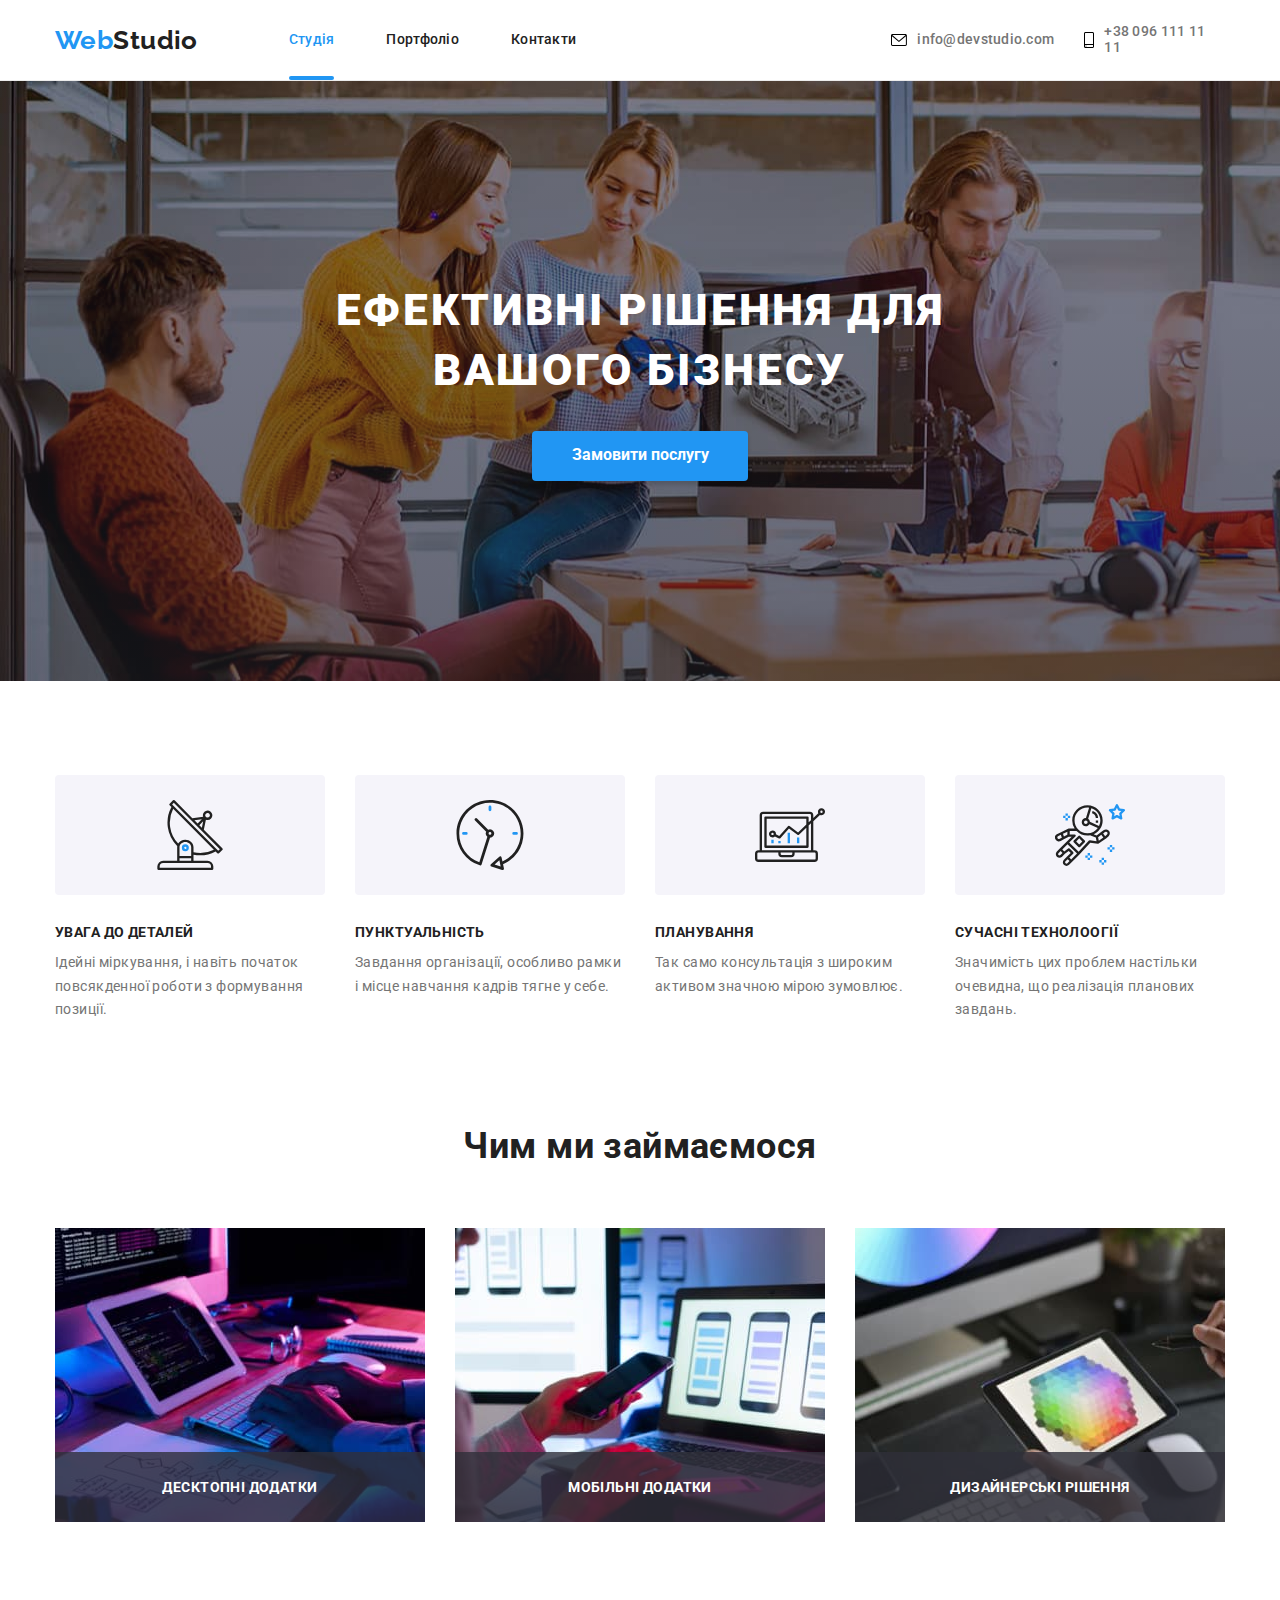
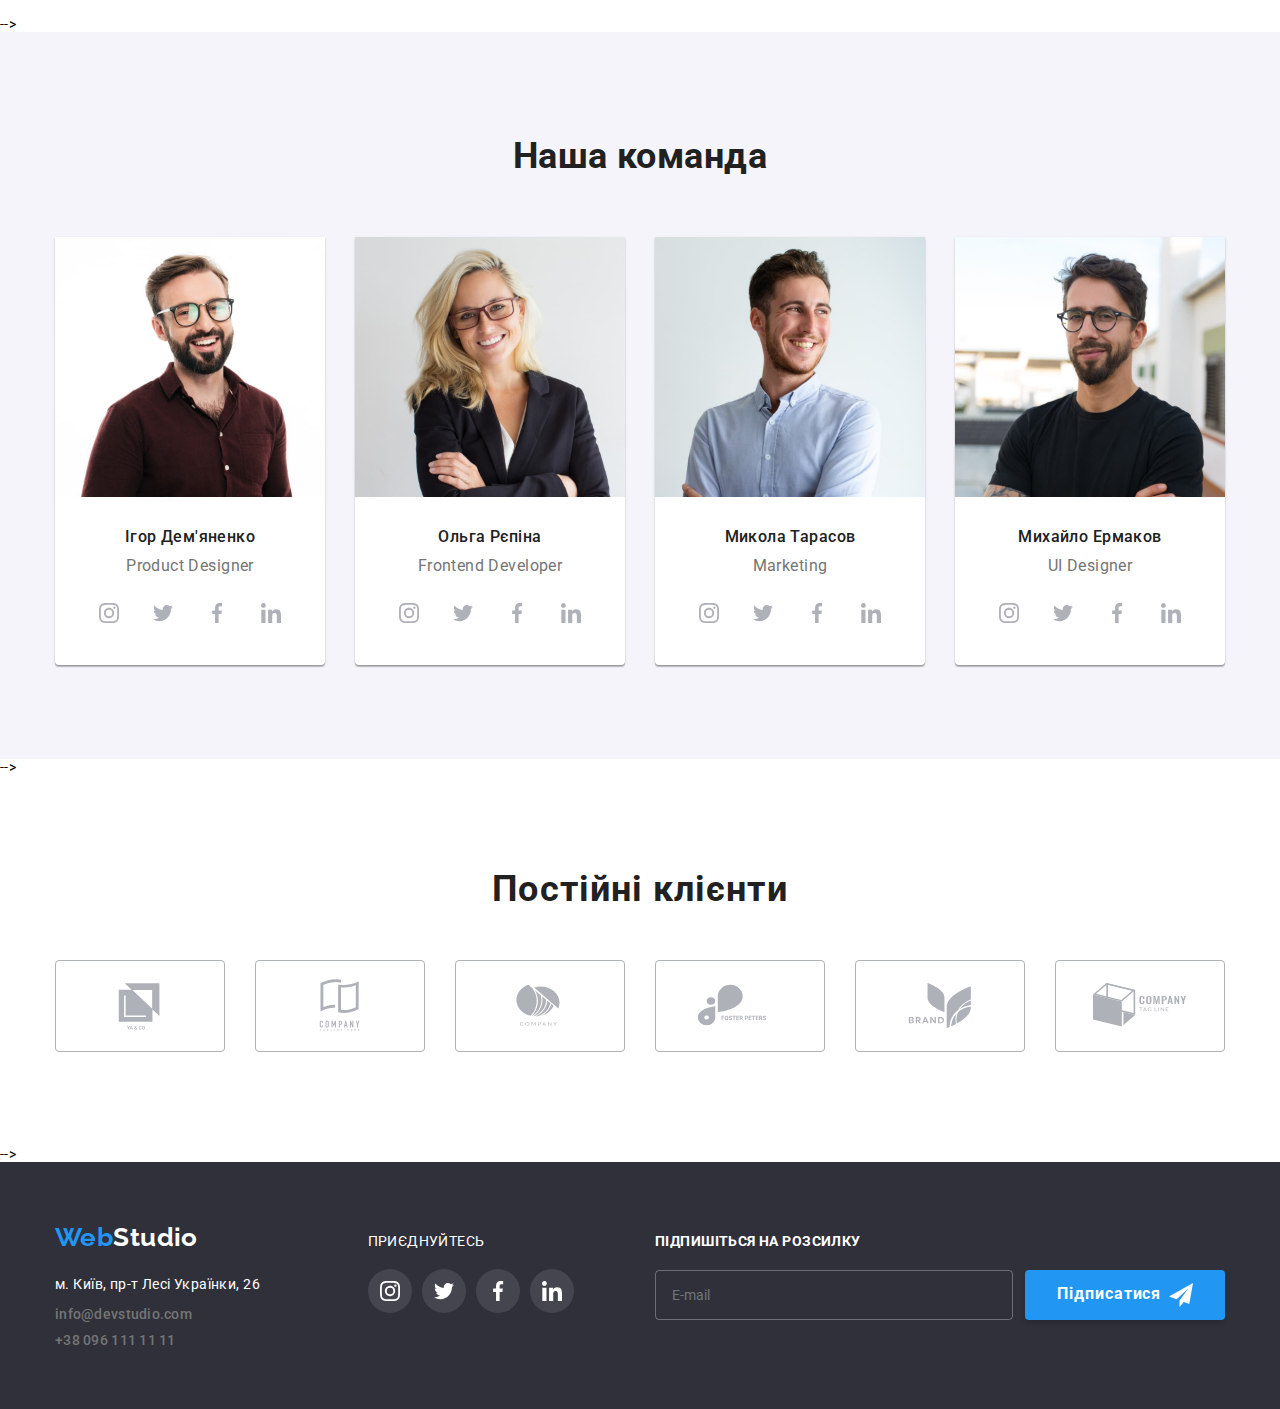
<file: index.html>
<!DOCTYPE html>
<html lang="uk">
  <head>
    <meta charset="UTF-8" />
    <meta http-equiv="X-UA-Compatible" content="IE=edge" />
    <meta name="viewport" content="width=device-width, initial-scale=1.0" />
    <title>WebStudio</title>
    <link
      rel="stylesheet"
      href="https://cdn.jsdelivr.net/npm/modern-normalize@1.1.0/modern-normalize.min.css"
    />
    <link rel="stylesheet" href="./css/main.min.css" />
    <link rel="preconnect" href="https://fonts.googleapis.com" />
    <link rel="preconnect" href="https://fonts.gstatic.com" crossorigin />
    <link
      href="https://fonts.googleapis.com/css2?family=Raleway:wght@700&family=Roboto:wght@400;500;700;900&display=swap"
      rel="stylesheet"
    />
  </head>

  <body>
    <!--header-->
    <header class="header">
      <div class="header__container container">
        <a class="header__logo logo link" href="./index.html"
          >Web<span class="header__logo-text">Studio</span>
        </a>
        <nav class="nav header__nav">
          <ul class="nav__list list">
            <li class="nav__item">
              <a class="nav__link link nav__link--current" href="./index.html"
                >студія</a
              >
            </li>
            <li class="nav__item">
              <a class="nav__link link" href="./portfolio.html">портфоліо</a>
            </li>
            <li class="nav__item">
              <a class="nav__link link" href="">контакти</a>
            </li>
          </ul>
        </nav>
        <ul class="header__contact list">
          <li class="header__mail-item">
            <a class="header__mail-link link" href="mailto:info@devstudio.com"
              >info@devstudio.com
              <svg class="header__icons" width="16" height="12">
                <use href="./images/icons.svg#icon-envelope"></use>
              </svg>
            </a>
          </li>

          <li class="header__phone-item">
            <a class="header__phone-link link" href="tel:+380961111111"
              >+38 096 111 11 11
              <svg class="header__icons" width="10" height="16">
                <use href="./images/icons.svg#icon-smartphone"></use>
              </svg>
            </a>
          </li>
        </ul>
      </div>
    </header>
    <!--section hero section-->
    <main class="main">
      <section class="hero-section section">
        <div class="container">
          <h1 class="hero-title">ефективні рішення для вашого бізнесу</h1>
          <button data-modal-open class="modal-button" type="button">
            Замовити послугу
          </button>
        </div>
      </section>

      <!--FEATURES-->

      <section class="feature section">
        <div class="container">
          <h2 class="visually-hidden">наші особливості</h2>
          <ul class="feature__list list">
            <li class="feature__item">
              <div class="feature__container">
                <svg class="feature__icons" width="70" height="70">
                  <use href="./images/icons.svg#icon-antenna"></use>
                </svg>
              </div>
              <h3 class="feature__title">увага до деталей</h3>
              <p class="feature__deskription">
                Ідейні міркування, і навіть початок повсякденної роботи з
                формування позиції.
              </p>
            </li>
            <li class="feature__item">
              <div class="feature__container">
                <svg class="feature__icons" width="70" height="70">
                  <use href="./images/icons.svg#icon-clock"></use>
                </svg>
              </div>
              <h3 class="feature__title">пунктуальність</h3>
              <p class="feature__deskription">
                Завдання організації, особливо рамки і місце навчання кадрів
                тягне у себе.
              </p>
            </li>
            <li class="feature__item">
              <div class="feature__container">
                <svg class="feature__icons" width="70" height="70">
                  <use href="./images/icons.svg#icon-diagram"></use>
                </svg>
              </div>
              <h3 class="feature__title">планування</h3>
              <p class="feature__deskription">
                Так само консультація з широким активом значною мірою зумовлює.
              </p>
            </li>
            <li class="feature__item">
              <div class="feature__container">
                <svg class="feature__icons" width="70" height="70">
                  <use href="./images/icons.svg#icon-astronaut"></use>
                </svg>
              </div>
              <h3 class="feature__title">сучасні технолоогії</h3>
              <p class="feature__deskription">
                Значимість цих проблем настільки очевидна, що реалізація
                планових завдань.
              </p>
            </li>
          </ul>
        </div>
      </section>

      <!--we-do-section-->

      <section class="we-do-section section">
        <div class="container">
          <h2 class="we-do-section__title">Чим ми займаємося</h2>

          <ul class="we-do-section__list list">
            <li>
              <div class="we-do-section__wrapper">
                <img
                  src="./images/coding.jpg"
                  alt="Розробка програм"
                  width="370"
                />
                <p class="we-do-section__overlay">десктопні додатки</p>
              </div>
            </li>

            <li>
              <div class="we-do-section__wrapper">
                <img
                  src="./images/mobile-dev.jpg"
                  alt="Розробка для мобільних пристроїв"
                  width="370"
                />
                <p class="we-do-section__overlay">мобільні додатки</p>
              </div>
            </li>

            <li>
              <div class="we-do-section__wrapper">
                <img
                  src="./images/coloring.jpg"
                  alt="Розробка стилю"
                  width="370"
                />
                <p class="we-do-section__overlay">дизайнерські рішення</p>
              </div>
            </li>
          </ul>
        </div>
      </section>
      -->

      <!--team section-->

      <section class="team-section section">
        <div class="container">
          <h2 class="team-section__title">Наша команда</h2>
          <ul class="team-section__list list">
            <li class="team-section__item">
              <img
                src="./images/img_team/man1.jpg"
                alt="Ігор Дем'яненко"
                width="270"
              />
              <div class="team-section__description">
                <h3 class="team-section__name">ігор дем'яненко</h3>
                <p class="team-section__post" lang="en">product designer</p>
                <ul class="social-list list">
                  <li>
                    <a
                      class="social-list__link link"
                      href="https://www.instagram.com"
                      target="_blank"
                      rel="nofollow noopener noreferrer"
                      aria-label="Instagram"
                    >
                      <svg class="social-list__icon" width="20" height="20">
                        <use href="./images/icons.svg#icon-instagram"></use>
                      </svg>
                    </a>
                  </li>
                  <li>
                    <a
                      class="social-list__link link"
                      href="https://www.twitter.com"
                      target="_blank"
                      rel="nofollow noopener noreferrer"
                      aria-label="Twitter"
                    >
                      <svg class="social-list__icon" width="20" height="20">
                        <use href="./images/icons.svg#icon-twitter"></use>
                      </svg>
                    </a>
                  </li>
                  <li>
                    <a
                      class="social-list__link link"
                      href="https://www.facebook.com"
                      target="_blank"
                      rel="nofollow noopener noreferrer"
                      aria-label="Facebook"
                    >
                      <svg class="social-list__icon" width="20" height="20">
                        <use href="./images/icons.svg#icon-facebook"></use>
                      </svg>
                    </a>
                  </li>
                  <li>
                    <a
                      class="social-list__link link"
                      href="https://www.linkedin.com"
                      target="_blank"
                      rel="nofollow noopener noreferrer"
                      aria-label="Linkedin"
                    >
                      <svg class="social-list__icon" width="20" height="20">
                        <use href="./images/icons.svg#icon-linkedin"></use>
                      </svg>
                    </a>
                  </li>
                </ul>
              </div>
            </li>
            <li class="team-section__item">
              <img
                src="./images/img_team/blondgerl.jpg"
                alt="Ольга Рєпіна"
                width="270"
              />
              <div class="team-section__description">
                <h3 class="team-section__name">ольга рєпіна</h3>
                <p class="team-section__post" lang="en">frontend developer</p>
                <ul class="social-list list">
                  <li>
                    <a
                      class="social-list__link link"
                      href="https://www.instagram.com"
                      target="_blank"
                      rel="nofollow noopener noreferrer"
                      aria-label="Instagram"
                    >
                      <svg class="social-list__icon" width="20" height="20">
                        <use href="./images/icons.svg#icon-instagram"></use>
                      </svg>
                    </a>
                  </li>
                  <li>
                    <a
                      class="social-list__link link"
                      href="https://www.twitter.com"
                      target="_blank"
                      rel="nofollow noopener noreferrer"
                      aria-label="Twitter"
                    >
                      <svg class="social-list__icon" width="20" height="20">
                        <use href="./images/icons.svg#icon-twitter"></use>
                      </svg>
                    </a>
                  </li>
                  <li>
                    <a
                      class="social-list__link link"
                      href="https://www.facebook.com"
                      target="_blank"
                      rel="nofollow noopener noreferrer"
                      aria-label="Facebook"
                    >
                      <svg class="social-list__icon" width="20" height="20">
                        <use href="./images/icons.svg#icon-facebook"></use>
                      </svg>
                    </a>
                  </li>
                  <li>
                    <a
                      class="social-list__link link"
                      href="https://www.linkedin.com"
                      target="_blank"
                      rel="nofollow noopener noreferrer"
                      aria-label="Linkedin"
                    >
                      <svg class="social-list__icon" width="20" height="20">
                        <use href="./images/icons.svg#icon-linkedin"></use>
                      </svg>
                    </a>
                  </li>
                </ul>
              </div>
            </li>
            <li class="team-section__item">
              <img
                src="./images/img_team/man2.jpg"
                alt="Микола Тарасов"
                width="270"
              />
              <div class="team-section__description">
                <h3 class="team-section__name">микола тарасов</h3>
                <p class="team-section__post" lang="en">marketing</p>
                <ul class="social-list list">
                  <li>
                    <a
                      class="social-list__link link"
                      href="https://www.instagram.com"
                      target="_blank"
                      rel="nofollow noopener noreferrer"
                      aria-label="Instagram"
                    >
                      <svg class="social-list__icon" width="20" height="20">
                        <use href="./images/icons.svg#icon-instagram"></use>
                      </svg>
                    </a>
                  </li>
                  <li>
                    <a
                      class="social-list__link link"
                      href="https://www.twitter.com"
                      target="_blank"
                      rel="nofollow noopener noreferrer"
                      aria-label="Twitter"
                    >
                      <svg class="social-list__icon" width="20" height="20">
                        <use href="./images/icons.svg#icon-twitter"></use>
                      </svg>
                    </a>
                  </li>
                  <li>
                    <a
                      class="social-list__link link"
                      href="https://www.facebook.com"
                      target="_blank"
                      rel="nofollow noopener noreferrer"
                      aria-label="Facebook"
                    >
                      <svg class="social-list__icon" width="20" height="20">
                        <use href="./images/icons.svg#icon-facebook"></use>
                      </svg>
                    </a>
                  </li>
                  <li>
                    <a
                      class="social-list__link link"
                      href="https://www.linkedin.com"
                      target="_blank"
                      rel="nofollow noopener noreferrer"
                      aria-label="Linkedin"
                    >
                      <svg class="social-list__icon" width="20" height="20">
                        <use href="./images/icons.svg#icon-linkedin"></use>
                      </svg>
                    </a>
                  </li>
                </ul>
              </div>
            </li>
            <li class="team-section__item">
              <img
                src="./images/img_team/man3.jpg"
                alt="Михайло Єрмаков"
                width="270"
              />
              <div class="team-section__description">
                <h3 class="team-section__name">михайло ермаков</h3>
                <p class="team-section__post" lang="en">UI designer</p>
                <ul class="social-list list">
                  <li>
                    <a
                      class="social-list__link link"
                      href="https://www.instagram.com"
                      target="_blank"
                      rel="nofollow noopener noreferrer"
                      aria-label="Instagram"
                    >
                      <svg class="social-list__icon" width="20" height="20">
                        <use href="./images/icons.svg#icon-instagram"></use>
                      </svg>
                    </a>
                  </li>
                  <li>
                    <a
                      class="social-list__link link"
                      href="https://www.twitter.com"
                      target="_blank"
                      rel="nofollow noopener noreferrer"
                      aria-label="Twitter"
                    >
                      <svg class="social-list__icon" width="20" height="20">
                        <use href="./images/icons.svg#icon-twitter"></use>
                      </svg>
                    </a>
                  </li>
                  <li>
                    <a
                      class="social-list__link link"
                      href="https://www.facebook.com"
                      target="_blank"
                      rel="nofollow noopener noreferrer"
                      aria-label="Facebook"
                    >
                      <svg class="social-list__icon" width="20" height="20">
                        <use href="./images/icons.svg#icon-facebook"></use>
                      </svg>
                    </a>
                  </li>
                  <li>
                    <a
                      class="social-list__link link"
                      href="https://www.linkedin.com"
                      target="_blank"
                      rel="nofollow noopener noreferrer"
                      aria-label="Linkedin"
                    >
                      <svg class="social-list__icon" width="20" height="20">
                        <use href="./images/icons.svg#icon-linkedin"></use>
                      </svg>
                    </a>
                  </li>
                </ul>
              </div>
            </li>
          </ul>
        </div>
      </section>
      -->
      <!-- client-list -->

      <section class="clients section">
        <div class="container">
          <h2 class="clients__title">Постійні клієнти</h2>
          <ul class="clients__list list">
            <li class="clients__item">
              <a href="" class="clients__link">
                <svg class="clients__icon" width="106" height="60">
                  <use href="./images/icons.svg#icon-logo-1"></use>
                </svg>
              </a>
            </li>
            <li class="clients__item">
              <a href="" class="clients__link">
                <svg class="clients__icon" width="106" height="60">
                  <use href="./images/icons.svg#icon-logo-2"></use>
                </svg>
              </a>
            </li>
            <li class="clients__item">
              <a href="" class="clients__link">
                <svg class="clients__icon" width="106" height="60">
                  <use href="./images/icons.svg#icon-logo-3"></use>
                </svg>
              </a>
            </li>
            <li class="clients__item">
              <a href="" class="clients__link">
                <svg class="clients__icon" width="106" height="60">
                  <use href="./images/icons.svg#icon-logo-4"></use>
                </svg>
              </a>
            </li>
            <li class="clients__item">
              <a href="" class="clients__link">
                <svg class="clients__icon" width="106" height="60">
                  <use href="./images/icons.svg#icon-logo-5"></use>
                </svg>
              </a>
            </li>
            <li class="clients__item">
              <a href="" class="clients__link">
                <svg class="clients__icon" width="106" height="60">
                  <use href="./images/icons.svg#icon-logo-6"></use>
                </svg>
              </a>
            </li>
          </ul>
        </div>
      </section>
      -->
    </main>

    <!--footer-->
    <footer class="footer">
      <div class="footer__container container">
        <div class="footer-address">
          <h2 class="visually-hidden">контакти</h2>
          <a class="logo link" href="./index.html"
            >Web<span class="logo__text--invert">Studio</span>
          </a>
          <address class="address">
            <ul class="addres__list list">
              <li class="addres__item">
                <a
                  class="address__link link"
                  href="https://goo.gl/maps/MjFmagzTwZB6WULo7"
                  target="_blank"
                  rel="noopener nofollow noreferrer"
                  >м. Київ, пр-т Лесі Українки, 26
                </a>
              </li>
              <li class="address__mail-item">
                <a
                  class="address__mail-link link"
                  href="mailto:info@devstudio.com"
                  >info@devstudio.com</a
                >
              </li>
              <li class="address__phone-item">
                <a class="address__phone-link link" href="tel:+380961111111"
                  >+38 096 111 11 11</a
                >
              </li>
            </ul>
          </address>
        </div>
        <!-- social-list -->
        <div class="footer__social-links">
          <p class="footer__social-links-title">приєднуйтесь</p>
          <ul class="footer__social-links-list list">
            <li>
              <a
                class="footer__social-links-invert link"
                href="https://www.instagram.com"
                target="_blank"
                rel="nofollow noopener noreferrer"
                aria-label="Instagram"
              >
                <svg class="footer__social-links-icons" width="20" height="20">
                  <use href="./images/icons.svg#icon-instagram"></use>
                </svg>
              </a>
            </li>
            <li>
              <a
                class="footer__social-links-invert link"
                href="https://www.twitter.com"
                target="_blank"
                rel="nofollow noopener noreferrer"
                aria-label="Twitter"
              >
                <svg class="footer__social-links-icons" width="20" height="20">
                  <use href="./images/icons.svg#icon-twitter"></use>
                </svg>
              </a>
            </li>
            <li>
              <a
                class="footer__social-links-invert link"
                href="https://www.facebook.com"
                target="_blank"
                rel="nofollow noopener noreferrer"
                aria-label="Facebook"
              >
                <svg class="footer__social-links-icons" width="20" height="20">
                  <use href="./images/icons.svg#icon-facebook"></use>
                </svg>
              </a>
            </li>
            <li>
              <a
                class="footer__social-links-invert link"
                href="https://www.linkedin.com"
                target="_blank"
                rel="nofollow noopener noreferrer"
                aria-label="Linkedin"
              >
                <svg class="footer__social-links-icons" width="20" height="20">
                  <use href="./images/icons.svg#icon-linkedin"></use>
                </svg>
              </a>
            </li>
          </ul>
        </div>

        <!-- footer form -->

        <form class="footer__form" name="footer-booking-form">
          <span class="footer__form-title">підпишіться на розсилку</span>
          <label class="footer__form-label">
            <input
              class="footer__form-input"
              type="email"
              name="email"
              placeholder="E-mail"
            />
            <button class="footer__form-button" type="submit">
              Підписатися
              <svg class="footer__form-icon-send" width="24" height="24">
                <use href="./images/icons.svg#icon-send"></use>
              </svg>
            </button>
          </label>
        </form>
      </div>
    </footer>

    <!-- modal window -->
    <div class="backdrop is-hidden" data-modal>
      <div class="modal">
        <p></p>
        <button data-modal-close class="modal__close-btn" type="button">
          <svg class="modal__close-btn-icon" width="18" height="18">
            <use href="./images/icons.svg#icon-close"></use>
          </svg>
        </button>

        <!-- modal-form -->

        <form class="modal-form" name="modal_form">
          <p class="modal-form__title">
            Залиште свої данні, ми вам передзвонимо
          </p>
          <!--  -->
          <label class="modal-form__fild">
            <span class="modal-form__label-title">Ім'я</span>
            <input
              class="modal-form__input"
              type="text"
              name="username"
              required
            />
            <svg class="modal-form__icon" width="18" height="18">
              <use href="./images/icons.svg#icon-person-black-form"></use>
            </svg>
          </label>
          <!--  -->
          <label class="modal-form__fild">
            <span class="modal-form__label-title">Телефон</span>
            <input
              class="modal-form__input"
              type="tel"
              name="phone_number"
              required
            />
            <svg class="modal-form__icon" width="18" height="18">
              <use href="./images/icons.svg#icon-phone-black-form"></use>
            </svg>
          </label>
          <!--  -->
          <label class="modal-form__fild">
            <span class="modal-form__label-title">Пошта</span>
            <input type="email" class="modal-form__input" name="email" />
            <svg class="modal-form__icon" width="18" height="18">
              <use href="./images/icons.svg#icon-email-black-form"></use>
            </svg>
          </label>
          <!--  -->
          <label class="modal-form__fild">
            <span class="modal-form__label-title">Коментар</span>
            <textarea
              class="modal-form__textarea"
              name="coments"
              placeholder="Введіть текст"
              rows="8"
            ></textarea>
          </label>
          <!--  -->
          <label class="modal-form__chekbox">
            <input type="checkbox" name="checkbox" class="checkbox" />
            <span class="checkbox__icon"></span>
            <span class="checkbox__title"
              >Погоджуюся з розсилкою та приймаю
              <a class="checkbox__agreement" href="">Умови договору</a>
            </span>
          </label>
          <button type="submit" class="modal-form__send--button">
            Відправити
          </button>
        </form>
      </div>
    </div>
    <script src="./js/modal.js"></script>
  </body>
</html>
</file>
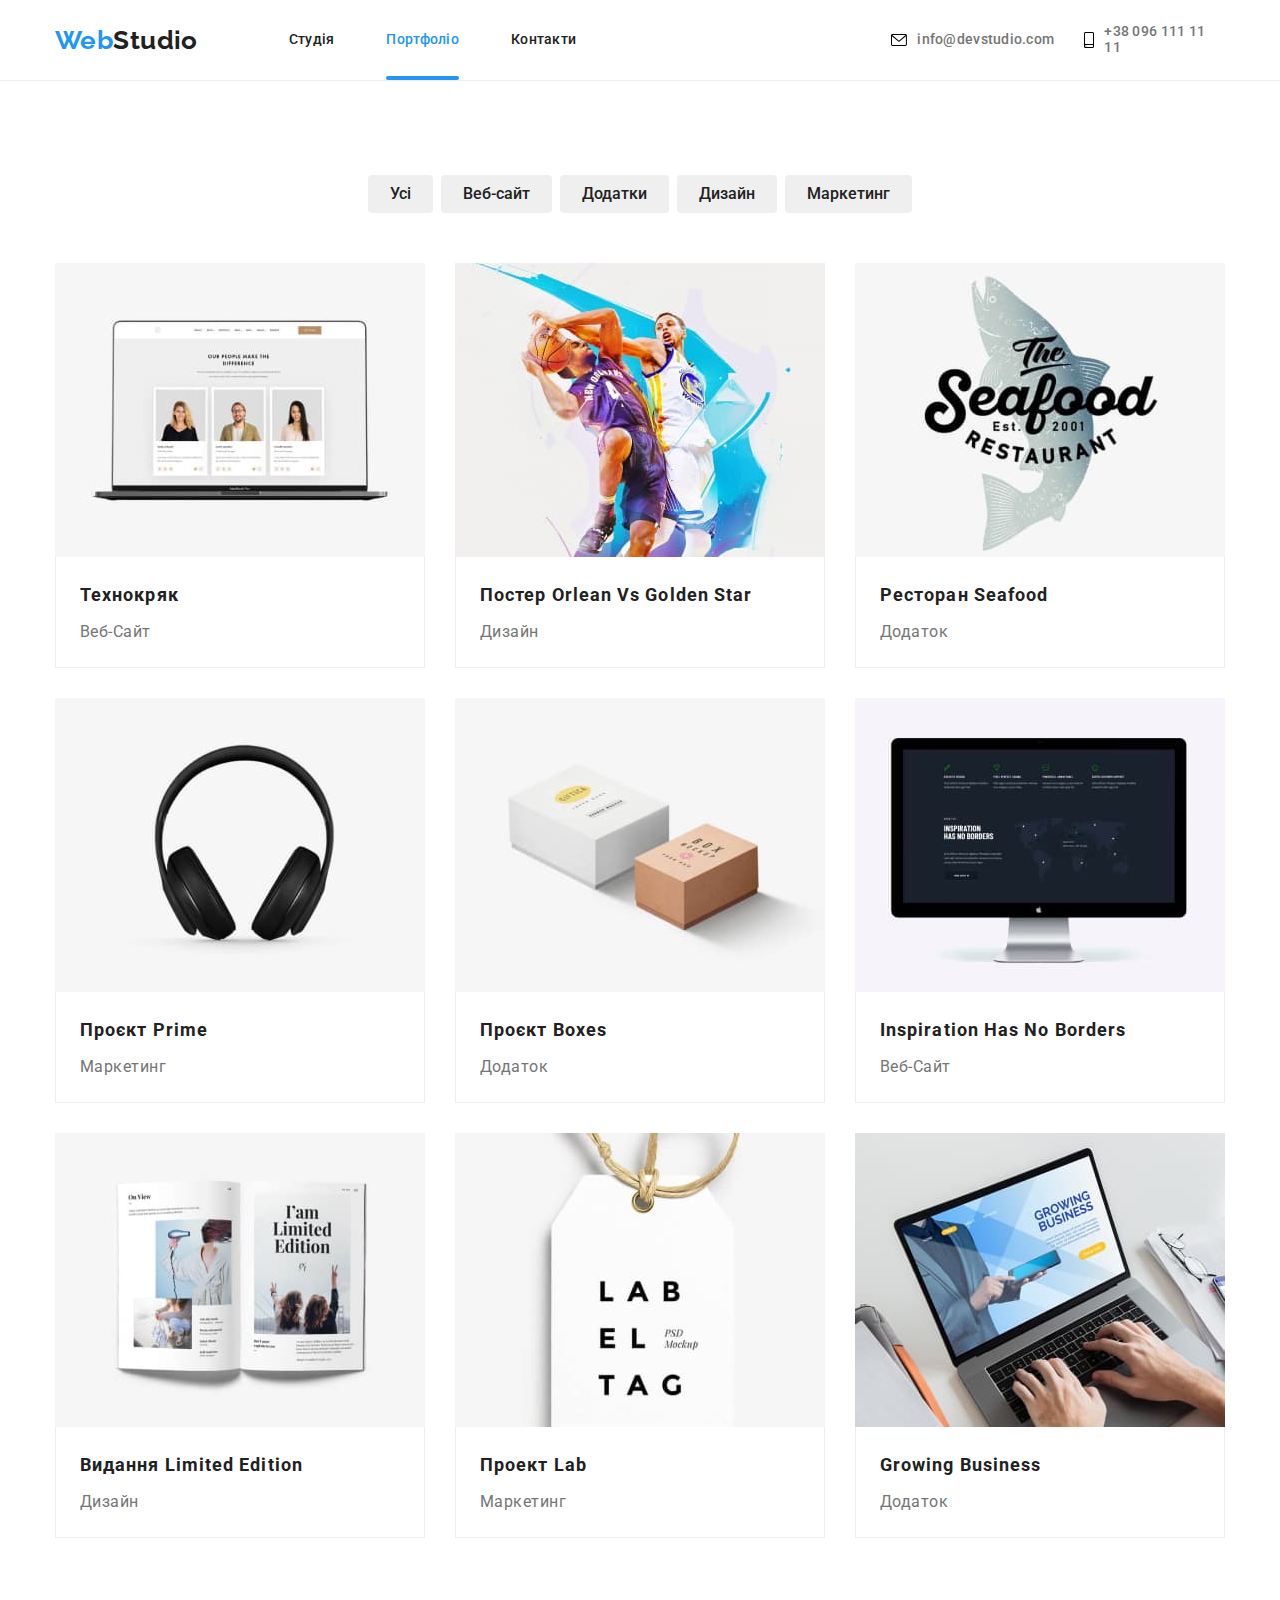
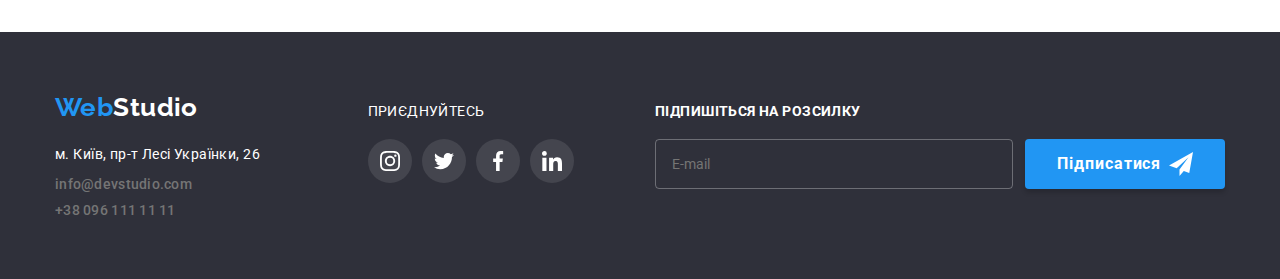
<file: portfolio.html>
<!DOCTYPE html>
<html lang="uk">
  <head>
    <meta charset="UTF-8" />
    <meta http-equiv="X-UA-Compatible" content="IE=edge" />
    <meta name="viewport" content="width=device-width, initial-scale=1.0" />
    <title>Портфоліо</title>
    <link
      rel="stylesheet"
      href="https://cdn.jsdelivr.net/npm/modern-normalize@1.1.0/modern-normalize.min.css"
    />
    <meta name="viewport" content="width=device-width, initial-scale=1.0" />
    <link rel="stylesheet" href="./css/main.min.css" />
    <link rel="preconnect" href="https://fonts.googleapis.com" />
    <link rel="preconnect" href="https://fonts.gstatic.com" crossorigin />
    <link
      href="https://fonts.googleapis.com/css2?family=Raleway:wght@700&family=Roboto:wght@400;500;700;900&display=swap"
      rel="stylesheet"
    />
  </head>

  <body>
    <!--header-->
    <header class="header">
      <div class="header__container container">
        <a class="header__logo logo link" href="./index.html"
          >Web<span class="header__logo-text">Studio</span>
        </a>
        <nav class="nav header__nav">
          <ul class="nav__list list">
            <li class="nav__item">
              <a class="nav__link link" href="./index.html">студія</a>
            </li>
            <li class="nav__item">
              <a
                class="nav__link link nav__link--current"
                href="./portfolio.html"
                >портфоліо</a
              >
            </li>
            <li class="nav__item">
              <a class="nav__link link" href="">контакти</a>
            </li>
          </ul>
        </nav>
        <ul class="header__contact list">
          <li class="header__mail-item">
            <a class="header__mail-link link" href="mailto:info@devstudio.com"
              >info@devstudio.com
              <svg class="header__icons" width="16" height="12">
                <use href="./images/icons.svg#icon-envelope"></use>
              </svg>
            </a>
          </li>

          <li class="header__phone-item">
            <a class="header__phone-link link" href="tel:+380961111111"
              >+38 096 111 11 11
              <svg class="header__icons" width="10" height="16">
                <use href="./images/icons.svg#icon-smartphone"></use>
              </svg>
            </a>
          </li>
        </ul>
      </div>
    </header>
    <!--main-->
    <main>
      <section class="section">
        <div class="container">
          <h1 class="visually-hidden">портфоліо</h1>

          <!-- filtr portfolio -->

          <ul class="portfolio-nav list">
            <li>
              <button class="portfolio-nav__btn" type="button">Усі</button>
            </li>
            <li>
              <button class="portfolio-nav__btn" type="button">Веб-сайт</button>
            </li>
            <li>
              <button class="portfolio-nav__btn" type="button">Додатки</button>
            </li>
            <li>
              <button class="portfolio-nav__btn" type="button">Дизайн</button>
            </li>
            <li>
              <button class="portfolio-nav__btn" type="button">
                Маркетинг
              </button>
            </li>
          </ul>

          <!-- cards portfolio -->

          <ul class="portfolio">
            <li class="portfolio__item list">
              <a href="" class="portfolio__link">
                <div class="portfolio__thumb">
                  <img
                    class="image"
                    src="./images/img-portfolio/img1.jpg"
                    alt="ноутбук розробка"
                    width="370"
                  />
                  <div class="portfolio__overlay-box">
                    <p class="portfolio__overlay-deskription">
                      Ресурс пропонує комплексні пропозиції з різним рівнем
                      функціоналу та сервісів. Все це дозволить відвідувачу
                      отримати вичерпні відомості про компанію чи приватну
                      особу.
                    </p>
                  </div>
                </div>
                <div class="portfolio__deskription">
                  <h2 class="portfolio__title">технокряк</h2>
                  <p class="portfolio__paragraf">веб-сайт</p>
                </div>
              </a>
            </li>
            <!--  -->
            <li class="portfolio__item list">
              <a href="" class="portfolio__link">
                <div class="portfolio__thumb">
                  <img
                    src="./images/img-portfolio/img2.jpg"
                    alt="постер баскетбол"
                    width="370"
                  />
                  <div class="portfolio__overlay-box">
                    <p class="portfolio__overlay-deskription">
                      Ресурс пропонує комплексні пропозиції з різним рівнем
                      функціоналу та сервісів. Все це дозволить відвідувачу
                      отримати вичерпні відомості про компанію чи приватну
                      особу.
                    </p>
                  </div>
                </div>
                <div class="portfolio__deskription">
                  <h2 class="portfolio__title">
                    постер<span lang="en">
                      orlean <span class="text-trasform-none">vs</span> golden
                      star</span
                    >
                  </h2>
                  <p class="portfolio__paragraf">дизайн</p>
                </div>
              </a>
            </li>
            <!--  -->
            <li class="portfolio__item list">
              <a class="portfolio__link" href="">
                <div class="portfolio__thumb">
                  <img
                    src="./images/img-portfolio/img3.jpg"
                    alt="додаток ресторана"
                    width="370"
                  />
                  <div class="portfolio__overlay-box">
                    <p class="portfolio__overlay-deskription">
                      Ресурс пропонує комплексні пропозиції з різним рівнем
                      функціоналу та сервісів. Все це дозволить відвідувачу
                      отримати вичерпні відомості про компанію чи приватну
                      особу.
                    </p>
                  </div>
                </div>
                <div class="portfolio__deskription">
                  <h2 class="portfolio__title">
                    ресторан <span lang="en"> seafood</span>
                  </h2>
                  <p class="portfolio__paragraf">додаток</p>
                </div>
              </a>
            </li>
            <!--  -->
            <li class="portfolio__item list">
              <a class="portfolio__link" href="">
                <div class="portfolio__thumb">
                  <img
                    src="./images/img-portfolio/img4.jpg"
                    alt="навушники"
                    width="370"
                  />
                  <div class="portfolio__overlay-box">
                    <p class="portfolio__overlay-deskription">
                      Ресурс пропонує комплексні пропозиції з різним рівнем
                      функціоналу та сервісів. Все це дозволить відвідувачу
                      отримати вичерпні відомості про компанію чи приватну
                      особу.
                    </p>
                  </div>
                </div>
                <div class="portfolio__deskription">
                  <h2 class="portfolio__title">
                    проєкт <span lang="en"> prime</span>
                  </h2>
                  <p class="portfolio__paragraf">маркетинг</p>
                </div>
              </a>
            </li>
            <!--  -->
            <li class="portfolio__item list">
              <a class="portfolio__link" href="">
                <div class="portfolio__thumb">
                  <img
                    src="./images/img-portfolio/img5.jpg"
                    alt="дрібні коробочки"
                    width="370"
                  />
                  <div class="portfolio__overlay-box">
                    <p class="portfolio__overlay-deskription">
                      Ресурс пропонує комплексні пропозиції з різним рівнем
                      функціоналу та сервісів. Все це дозволить відвідувачу
                      отримати вичерпні відомості про компанію чи приватну
                      особу.
                    </p>
                  </div>
                </div>

                <div class="portfolio__deskription">
                  <h2 class="portfolio__title">
                    проєкт <span lang="en"> boxes</span>
                  </h2>
                  <p class="portfolio__paragraf">додаток</p>
                </div>
              </a>
            </li>
            <!--  -->
            <li class="portfolio__item list">
              <a class="portfolio__link" href="">
                <div class="portfolio__thumb">
                  <img
                    src="./images/img-portfolio/img6.jpg"
                    alt="монітор"
                    width="370"
                  />
                  <div class="portfolio__overlay-box">
                    <p class="portfolio__overlay-deskription">
                      Ресурс пропонує комплексні пропозиції з різним рівнем
                      функціоналу та сервісів. Все це дозволить відвідувачу
                      отримати вичерпні відомості про компанію чи приватну
                      особу.
                    </p>
                  </div>
                </div>

                <div class="portfolio__deskription">
                  <h2 class="portfolio__title">
                    <span lang="en"
                      >inspiration
                      <span class="text-trasform-none">has no</span>
                      borders</span
                    >
                  </h2>
                  <p class="portfolio__paragraf">веб-сайт</p>
                </div>
              </a>
            </li>
            <!--  -->
            <li class="portfolio__item list">
              <a class="portfolio__link" href="">
                <div class="portfolio__thumb">
                  <img
                    src="./images/img-portfolio/img7.jpg"
                    alt="книга"
                    width="370"
                  />
                  <div class="portfolio__overlay-box">
                    <p class="portfolio__overlay-deskription">
                      Ресурс пропонує комплексні пропозиції з різним рівнем
                      функціоналу та сервісів. Все це дозволить відвідувачу
                      отримати вичерпні відомості про компанію чи приватну
                      особу.
                    </p>
                  </div>
                </div>
                <div class="portfolio__deskription">
                  <h2 class="portfolio__title">
                    видання <span lang="en"> limited edition</span>
                  </h2>
                  <p class="portfolio__paragraf">дизайн</p>
                </div>
              </a>
            </li>
            <!--  -->
            <li class="portfolio__item list">
              <a class="portfolio__link" href="">
                <div class="portfolio__thumb">
                  <img
                    src="./images/img-portfolio/img8.jpg"
                    alt="бірка дизайн"
                    width="370"
                  />
                  <div class="portfolio__overlay-box">
                    <p class="portfolio__overlay-deskription">
                      Ресурс пропонує комплексні пропозиції з різним рівнем
                      функціоналу та сервісів. Все це дозволить відвідувачу
                      отримати вичерпні відомості про компанію чи приватну
                      особу.
                    </p>
                  </div>
                </div>

                <div class="portfolio__deskription">
                  <h2 class="portfolio__title">
                    проект<span lang="en">
                      <span class="text-transform-up">lab</span></span
                    >
                  </h2>
                  <p class="portfolio__paragraf">маркетинг</p>
                </div>
              </a>
            </li>
            <!--  -->
            <li class="portfolio__item list">
              <a class="portfolio__link" href="">
                <div class="portfolio__thumb">
                  <img
                    src="./images/img-portfolio/img9.jpg"
                    alt="ноутбук додаток"
                    width="370"
                  />
                  <div class="portfolio__overlay-box">
                    <p class="portfolio__overlay-deskription">
                      Ресурс пропонує комплексні пропозиції з різним рівнем
                      функціоналу та сервісів. Все це дозволить відвідувачу
                      отримати вичерпні відомості про компанію чи приватну
                      особу.
                    </p>
                  </div>
                </div>

                <div class="portfolio__deskription">
                  <h2 class="portfolio__title">
                    <span lang="en"> growing business</span>
                  </h2>
                  <p class="portfolio__paragraf">додаток</p>
                </div>
              </a>
            </li>
          </ul>
        </div>
      </section>
    </main>
    <!--footer-->
    <footer class="footer">
      <div class="footer__container container">
        <div class="footer-address">
          <h2 class="visually-hidden">контакти</h2>
          <a class="logo link" href="./index.html"
            >Web<span class="logo__text--invert">Studio</span>
          </a>
          <address class="address">
            <ul class="addres__list list">
              <li class="addres__item">
                <a
                  class="address__link link"
                  href="https://goo.gl/maps/MjFmagzTwZB6WULo7"
                  target="_blank"
                  rel="noopener nofollow noreferrer"
                  >м. Київ, пр-т Лесі Українки, 26
                </a>
              </li>
              <li class="address__mail-item">
                <a
                  class="address__mail-link link"
                  href="mailto:info@devstudio.com"
                  >info@devstudio.com</a
                >
              </li>
              <li class="address__phone-item">
                <a class="address__phone-link link" href="tel:+380961111111"
                  >+38 096 111 11 11</a
                >
              </li>
            </ul>
          </address>
        </div>
        <!-- social-list -->
        <div class="footer__social-links">
          <p class="footer__social-links-title">приєднуйтесь</p>
          <ul class="footer__social-links-list list">
            <li>
              <a
                class="footer__social-links-invert link"
                href="https://www.instagram.com"
                target="_blank"
                rel="nofollow noopener noreferrer"
                aria-label="Instagram"
              >
                <svg class="footer__social-links-icons" width="20" height="20">
                  <use href="./images/icons.svg#icon-instagram"></use>
                </svg>
              </a>
            </li>
            <li>
              <a
                class="footer__social-links-invert link"
                href="https://www.twitter.com"
                target="_blank"
                rel="nofollow noopener noreferrer"
                aria-label="Twitter"
              >
                <svg class="footer__social-links-icons" width="20" height="20">
                  <use href="./images/icons.svg#icon-twitter"></use>
                </svg>
              </a>
            </li>
            <li>
              <a
                class="footer__social-links-invert link"
                href="https://www.facebook.com"
                target="_blank"
                rel="nofollow noopener noreferrer"
                aria-label="Facebook"
              >
                <svg class="footer__social-links-icons" width="20" height="20">
                  <use href="./images/icons.svg#icon-facebook"></use>
                </svg>
              </a>
            </li>
            <li>
              <a
                class="footer__social-links-invert link"
                href="https://www.linkedin.com"
                target="_blank"
                rel="nofollow noopener noreferrer"
                aria-label="Linkedin"
              >
                <svg class="footer__social-links-icons" width="20" height="20">
                  <use href="./images/icons.svg#icon-linkedin"></use>
                </svg>
              </a>
            </li>
          </ul>
        </div>

        <!-- footer form -->

        <form class="footer__form" name="footer-booking-form">
          <span class="footer__form-title">підпишіться на розсилку</span>
          <label class="footer__form-label">
            <input
              class="footer__form-input"
              type="email"
              name="email"
              placeholder="E-mail"
            />
            <button class="footer__form-button" type="submit">
              Підписатися
              <svg class="footer__form-icon-send" width="24" height="24">
                <use href="./images/icons.svg#icon-send"></use>
              </svg>
            </button>
          </label>
        </form>
      </div>
    </footer>
  </body>
</html>
</file>
<file: css/main.min.css>
:root{--button-color-blue: #2196F3;--background-color-white: #ffffff;--background-color-dark: #2F303A;--background-color-light: #ECECEC;--background-color-team: #F5F4FA;--main-text-color-gray: #757575;--main-text-color-black: #212121;--logo-text-color-blue: #2196F3;--logo-text-color-black: #212121;--hover-focus-color-blue: #2196F3;--primary-font: "Roboto", sans-serif;--trns-fast: 250ms;--trns-slow: 2500ms}.visually-hidden{position:absolute;width:1px;height:1px;margin:-1px;border:0;padding:0;white-space:nowrap;-webkit-clip-path:inset(100%);clip-path:inset(100%);clip:rect(0 0 0 0);overflow:hidden}body{background-color:var(--background-color-white);font-family:var(--primary-font);font-size:14px;letter-spacing:.03em}button{cursor:pointer;font-family:inherit}img{display:block}h1,h2,h3,h4,h5,h6,p,ul{margin:0}.link{text-decoration:none}.list{list-style:none;padding:0}a{text-decoration:none;color:#212121}.section{padding-top:94px;padding-bottom:94px}.container{margin:0 auto;padding:0 15px}@media screen and (min-width: 480px){.container{width:480px}}@media screen and (min-width: 768px){.container{width:768px}}@media screen and (min-width: 1200px){.container{width:1200px}}.modal-button{width:216px;height:50px;font-weight:700;font-size:16px;line-height:1.9;color:#fff;background-color:var(--button-color-blue);border-radius:4px;box-shadow:0px 4px 4px rgba(0,0,0,.15);display:block;margin-left:auto;margin-right:auto;border:none;transition-property:background-color;transition-duration:var(--trns-fast)}.modal-button:hover,.modal-button:focus{background-color:#188ce8}.modal-form__send--button{margin:auto;background:#2196f3;box-shadow:0px 4px 4px rgba(0,0,0,.15);border-radius:4px;width:200px;height:50px;background:var(--button-color-blue);box-shadow:0px 4px 4px rgba(0,0,0,.15);border-radius:4px;border:none;letter-spacing:.06em;font-weight:700;font-size:16px;line-height:1.9;padding:10px 28px;color:#fff;display:flex;align-items:center;justify-content:space-around}.modal__close-btn{position:absolute;top:8px;right:8px;display:flex;align-items:center;justify-content:center;width:30px;height:30px;padding:0;background-color:rgba(0,0,0,0);border-radius:50%;border:1px solid rgba(0,0,0,.1)}.modal__close-btn:hover .modal__close-btn-icon{fill:var(--hover-focus-color-blue)}.footer__form-button{width:200px;height:50px;background:var(--button-color-blue);box-shadow:0px 4px 4px rgba(0,0,0,.15);border-radius:4px;border:none;letter-spacing:.06em;font-weight:700;font-size:16px;line-height:1.9;padding:10px 28px;color:#fff;display:flex;align-items:center;justify-content:space-around}.portfolio-nav__btn{border:none;border-radius:4px;font-family:inherit;font-weight:500;font-size:16px;line-height:1.6;color:var(--main-text-color-black);height:38px;padding-left:22px;padding-right:22px;transition-property:background-color color box-shadow;transition-duration:var(--trns-fast)}.portfolio-nav__btn:hover,.portfolio-nav__btn:focus{background-color:var(--hover-focus-color-blue);color:#fff;box-shadow:0px 3px 1px rgba(0,0,0,.1),0px 1px 2px rgba(0,0,0,.08),0px 2px 2px rgba(0,0,0,.12)}.header{background-color:var(--background-color-white);border-bottom:1px solid #ececec}.header__container{display:flex;align-items:center}.header__logo{margin-right:91px}.header__logo-text{color:var(--logo-text-color-black)}.header__nav{display:flex;align-items:center;margin-right:315px}.header__contact{display:flex}.header__mail-item{margin-right:30px;display:flex;align-items:center}.header__icons{transition-property:fill;transition-duration:var(--trns-fast)}.header__mail-link{display:flex;flex-direction:row-reverse;align-items:center;gap:10px;font-weight:500;line-height:1.14;letter-spacing:.02em;color:var(--main-text-color-gray);transition-property:color;transition-duration:var(--trns-fast)}.header__mail-link:hover,.header__mail-link:focus{color:var(--hover-focus-color-blue)}.header__mail-link:focus,.header__mail-link:hover .header__icons{fill:#188ce8}.header__phone-item{display:flex;align-items:center}.header__phone-link{display:flex;flex-direction:row-reverse;align-items:center;gap:10px;font-weight:500;line-height:1.14;letter-spacing:.02em;color:var(--main-text-color-gray);transition-property:color;transition-duration:var(--trns-fast)}.header__phone-link:hover,.header__phone-link:focus{color:var(--hover-focus-color-blue)}.header__phone-link:focus,.header__phone-link:hover .header__icons{fill:#188ce8}.logo{font-family:"Raleway";font-weight:700;font-size:26px;line-height:1.19;color:var(--logo-text-color-blue);padding-top:24px;padding-bottom:24px}.logo__text--invert{color:#fff}.hero-section{padding:200px 0 200px 0;margin:auto;max-width:1600px;background-image:linear-gradient(rgba(47, 48, 58, 0.1), rgba(47, 48, 58, 0.4)),url("../images/Img.jpg");background-color:var(--background-color-dark)}.hero-title{width:696px;margin-left:auto;margin-right:auto;margin-bottom:30px;text-align:center;text-transform:uppercase;font-weight:900;font-size:44px;line-height:1.36;letter-spacing:.06em;color:var(--background-color-white)}.feature__list{display:flex;gap:30px;justify-content:space-between}.feature__item{width:270px}.feature__container{display:flex;justify-content:center;align-items:center;width:270px;height:120px;background:#f5f4fa;border-radius:4px}.feature__icons{display:block}.feature__title{font-size:14px;font-weight:700;line-height:1.14;text-transform:uppercase;color:var(--main-text-color-black);margin-top:30px}.feature__deskription{line-height:1.71;color:var(--main-text-color-gray);margin-top:10px}.we-do-section{padding-top:0}.we-do-section__title{display:flex;justify-content:center;font-weight:700;font-size:36px;line-height:1.7;color:var(--main-text-color-black)}.we-do-section__list{margin-top:50px;display:flex;justify-content:space-between;gap:30px}.we-do-section__wrapper{position:relative}.we-do-section__overlay{font-weight:700;text-transform:uppercase;color:#fff;letter-spacing:.03em;position:absolute;bottom:0;width:100%;height:70px;background:rgba(47,48,58,.8);display:flex;justify-content:center;align-items:center}.team-section{background-color:var(--background-color-team)}.team-section__title{font-weight:700;font-size:36px;line-height:1.7;color:var(--main-text-color-black);display:flex;justify-content:center}.team-section__list{display:flex;gap:30px;justify-content:space-between;margin-top:50px}.team-section__item{background-color:var(--background-color-white);width:270px;height:428px;box-shadow:0px 1px 3px rgba(0,0,0,.12),0px 1px 1px rgba(0,0,0,.14),0px 2px 1px rgba(0,0,0,.2);border-radius:0px 0px 4px 4px}.team-section__description{padding:30px 0}.team-section__name{font-weight:500;font-size:16px;line-height:1.19;color:var(--main-text-color-black);display:flex;justify-content:center;text-transform:capitalize}.team-section__post{font-size:16px;line-height:1.19;color:var(--main-text-color-gray);display:flex;justify-content:center;text-transform:capitalize;margin-top:10px}.social-list{display:flex;justify-content:center;gap:10px;margin-top:16px}.social-list__link{display:flex;align-items:center;justify-content:center;width:44px;height:44px;color:#afb1b8;background-color:#fff;border-radius:50%;transition-property:background-color fill;transition-duration:var(--trns-fast)}.social-list__link:hover,.social-list__link:focus{background-color:#2196f3}.social-list__link:hover .social-list__icon{fill:#fff}.social-list__link:focus .social-list__icon{fill:#fff}.social-list__icon{fill:currentColor;transition-property:background-color fill;transition-duration:var(--trns-fast)}.clients__title{display:flex;justify-content:center;font-size:36px;letter-spacing:.03em;color:#212121}.clients__list{display:flex;justify-content:center;align-items:center;gap:30px;margin-top:50px}.clients__link{width:170px;height:92px;display:flex;justify-content:center;align-items:center;border:1px solid #afb1b8;border-radius:4px;color:#afb1b8;transition-property:color border-color;transition-duration:var(--trns-fast)}.clients__link:hover,.clients__link:focus{border-color:var(--hover-focus-color-blue);color:var(--hover-focus-color-blue)}.clients__icon{fill:currentColor}.portfolio-nav{display:flex;justify-content:center;gap:8px;text-transform:uppercase}.portfolio{display:flex;flex-wrap:wrap;gap:30px;justify-content:center;padding:0;margin-top:50px}.portfolio__item{display:inline-block}.portfolio__link{display:block;transform:box-shadow;transition-duration:var(--trns-fast)}.portfolio__link:hover,.portfolio__link:focus{box-shadow:0px 1px 1px rgba(0,0,0,.12),0px 4px 4px rgba(0,0,0,.06),1px 4px 6px rgba(0,0,0,.16)}.portfolio__link:hover .portfolio__overlay-box,.portfolio__link:focus .portfolio__overlay-box{transform:translateY(0)}.portfolio__thumb{position:relative;overflow:hidden}.portfolio__overlay-box{position:absolute;left:0;top:0;width:100%;height:294px;background:rgba(33,150,243,.9);padding:63px 24px;transform:translateY(100%);transition:var(--trns-fast) cubic-bezier(0.4, 0, 0.2, 1)}.portfolio__overlay-deskription{font-size:18px;line-height:1.55;letter-spacing:.03em;color:#fff}.portfolio__deskription{padding:20px 24px;border-left:1px solid #eee;border-right:1px solid #eee;border-bottom:1px solid #eee}.portfolio__title{text-transform:capitalize;font-size:18px;line-height:36px;letter-spacing:.06em}.portfolio__paragraf{text-transform:capitalize;color:var(--main-text-color-gray);padding-top:4px;font-size:16px;line-height:30px;letter-spacing:.03em}.footer{display:block;background-color:var(--background-color-dark);display:flex;flex-direction:column;justify-content:center;padding-top:60px;padding-bottom:60px}.footer__container{display:flex;justify-content:space-between;align-items:baseline}.address{width:231px;font-style:normal;margin-top:20px}.address__list{display:flex;justify-content:space-between;flex-direction:column}.address__link{line-height:1.7;color:#fff;transition-property:color;transition-duration:var(--trns-fast)}.address__link:hover,.address__link:focus{color:var(--button-color-blue)}.address__mail-item{margin-top:9px}.address__mail-link{font-weight:500;line-height:1.14;letter-spacing:.02em;color:var(--main-text-color-gray);transition-property:color;transition-duration:var(--trns-fast)}.address__mail-link:hover,.address__mail-link:focus{color:var(--button-color-blue)}.address__phone-item{margin-top:9px}.address__phone-link{font-weight:500;line-height:1.14;letter-spacing:.02em;color:var(--main-text-color-gray);transition-property:color;transition-duration:var(--trns-fast)}.address__phone-link:hover,.address__phone-link:focus{color:var(--button-color-blue)}.footer__social-links{display:flex;flex-direction:column;justify-content:space-between;width:206px;height:80px}.footer__social-links-title{font-size:14px;text-transform:uppercase;color:#fff}.footer__social-links-list{display:flex;gap:10px}.footer__social-links-invert{display:flex;align-items:center;justify-content:center;width:44px;height:44px;color:#fff;background:rgba(255,255,255,.1);border-radius:50%;transition-property:background-color;transition-duration:var(--trns-fast)}.footer__social-links-invert:hover,.footer__social-links-invert:focus{background-color:#2196f3}.footer__social-links-icons{fill:currentColor}.footer__form{display:flex;flex-direction:column}.footer__form-title{font-weight:700;text-transform:uppercase;color:#fff;margin-bottom:20px}.footer__form-label{display:flex}.footer__form-input{cursor:pointer;width:358px;height:50px;margin-right:12px;border:1px solid rgba(255,255,255,.3);border-radius:4px;background-color:rgba(0,0,0,0);padding-left:16px;color:#fff;transition:var(--trns-fast) cubic-bezier(0.4, 0, 0.2, 1)}.footer__form-input:hover,.footer__form-input:focus{outline:inherit;border-color:var(--hover-focus-color-blue)}.footer__form-icon-send{fill:#fff}.backdrop{position:fixed;top:0;left:0;width:100%;height:100%;background-color:rgba(0,0,0,.2);transition:opacity var(--trns-fast) linear,visibility var(--trns-fast) linear}.backdrop.is-hidden{opacity:0;visibility:hidden;pointer-events:none}.modal{position:absolute;top:50%;left:50%;padding:40px;width:528px;height:580px;background:#fff;box-shadow:0px 1px 3px rgba(0,0,0,.12),0px 1px 1px rgba(0,0,0,.14),0px 2px 1px rgba(0,0,0,.2);border-radius:4px;transform:translate(-50%, -50%)}.modal-form__title{font-weight:700;font-size:20px;line-height:23px;text-align:center;letter-spacing:.03em;margin-bottom:12px;color:#212121}.modal-form__fild{position:relative;display:flex;flex-direction:column;justify-content:flex-end;margin-bottom:10px}.modal-form__fild:hover,.modal-form__fildfocus .modal-form__icon{fill:#2196f3}.modal-form__label-title{font-size:12px;line-height:1.2;letter-spacing:.01em;margin-bottom:4px;color:#757575}.modal-form__input{height:40px;border:1px solid rgba(33,33,33,.2);border-radius:4px;padding-left:42px;transition:var(--trns-fast) cubic-bezier(0.4, 0, 0.2, 1)}.modal-form__input:hover,.modal-form__input:focus{border-color:#188ce8;outline:#188ce8}.modal-form__input:focus~.modal-form__icon{fill:#2196f3}.modal-form__icon{position:absolute;display:inline-block;left:12px;top:50%;transition:var(--trns-fast) cubic-bezier(0.4, 0, 0.2, 1)}.modal-form__textarea{height:120px;padding:12px 16px;font-size:12px;line-height:1.2;letter-spacing:.01em;color:rgba(33,33,33,.2);border:1px solid rgba(33,33,33,.2);border-radius:4px;resize:none;color:#2f303a}.modal-form__textarea:hover,.modal-form__textarea:focus{border-color:#188ce8;outline:#188ce8}.modal-form__chekbox{position:relative;display:inline-block;display:flex;justify-content:center;height:24px;align-items:center;gap:8px;margin-top:20px;margin-bottom:30px;cursor:pointer}.checkbox{position:absolute;width:1px;height:1px;margin:-1px;border:0;padding:0;white-space:nowrap;-webkit-clip-path:inset(100%);clip-path:inset(100%);clip:rect(0 0 0 0);overflow:hidden}.checkbox__icon{display:inline-block;width:16px;height:15px;border:2px solid #212121;border-radius:2px;transition:var(--trns-fast) cubic-bezier(0.4, 0, 0.2, 1)}.checkbox:checked+.checkbox__icon{background-color:var(--button-color-blue);background-image:url("../images/icon check.svg");background-size:contain;background-origin:border-box;border-color:rgba(0,0,0,0)}.icon-check{display:inline-block;width:16px;height:15px;background:#2196f3;border-radius:2px}.checkbox__title{font-size:14px;line-height:24px;letter-spacing:.03em;color:#757575}.checkbox__agreement{letter-spacing:.03em;-webkit-text-decoration-line:underline;text-decoration-line:underline;color:#2196f3}.nav__list{display:flex;text-transform:capitalize}.nav__item:not(:last-child){margin-right:52px}.nav__link{display:block;padding-top:32px;padding-bottom:32px;font-weight:500;line-height:1.14;letter-spacing:.02em;position:relative;transition-property:color;transition-duration:var(--trns-fast)}.nav__link:hover,.nav__link:focus{color:var(--hover-focus-color-blue)}.nav__link--current{color:#2196f3}.nav__link--current::after{content:"";position:absolute;bottom:0;left:0;display:block;width:100%;height:4px;border-radius:4px;background-color:var(--button-color-blue)}/*# sourceMappingURL=main.min.css.map */
</file>
